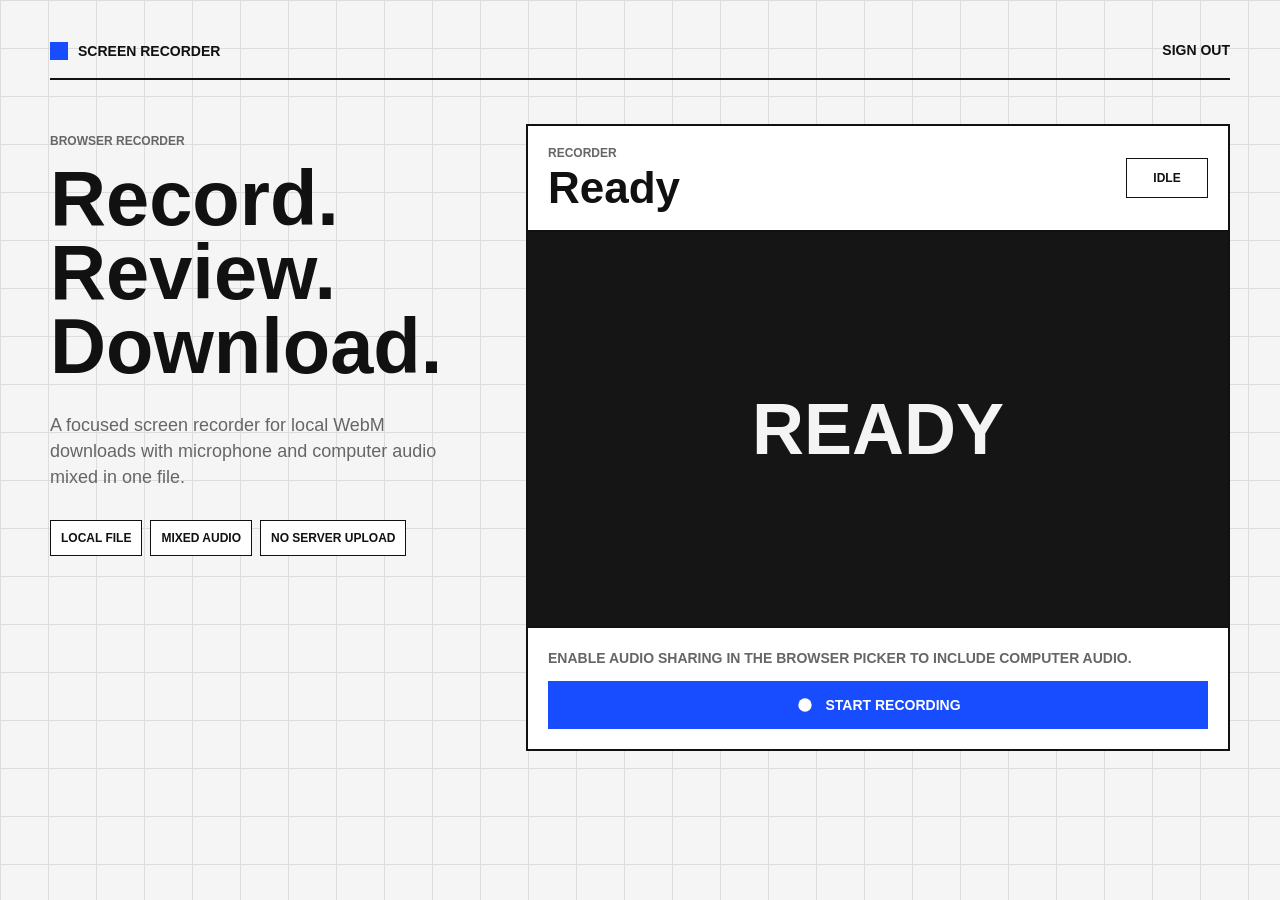
<file: frontend/index.html>
<!DOCTYPE html>
<html lang="en">
<head>
    <meta charset="UTF-8">
    <meta name="viewport" content="width=device-width, initial-scale=1.0">
    <title>Screen Recorder</title>
    <link rel="stylesheet" href="styles.css?v=3.3.0">
</head>
<body>
    <div class="page-shell">
        <header class="site-header" aria-label="Application header">
            <a class="brand" href="/" aria-label="Screen Recorder home">
                <span class="brand-mark" aria-hidden="true"></span>
                <span>Screen Recorder</span>
            </a>
            <a class="logout-link" href="/auth/logout">Sign out</a>
        </header>

        <main class="hero-layout">
            <section class="hero-copy" aria-labelledby="pageTitle">
                <p class="eyebrow">Browser recorder</p>
                <h1 id="pageTitle">Record. Review. Download.</h1>
                <p class="hero-text">A focused screen recorder for local WebM downloads with microphone and computer audio mixed in one file.</p>
                <div class="proof-row" aria-label="Recording properties">
                    <span>Local file</span>
                    <span>Mixed audio</span>
                    <span>No server upload</span>
                </div>
            </section>

            <section class="recorder-panel" aria-label="Screen recorder">
                <div class="panel-header">
                    <div>
                        <p class="panel-kicker">Recorder</p>
                        <h2 id="stateTitle">Ready</h2>
                    </div>
                    <div class="status-pill" id="statusPill">Idle</div>
                </div>

                <div class="video-container" id="videoFrame" data-state="idle">
                    <video id="liveVideo" autoplay muted playsinline></video>
                    <video id="recordedVideo" controls></video>
                </div>

                <div class="controls">
                <div id="idleControls" class="control-group">
                        <p class="audio-hint">Enable audio sharing in the browser picker to include computer audio.</p>
                        <button id="startBtn" class="btn btn-primary">
                            <svg width="20" height="20" viewBox="0 0 24 24" fill="currentColor" aria-hidden="true">
                                <circle cx="12" cy="12" r="8"/>
                            </svg>
                            Start Recording
                        </button>
                    </div>

                    <div id="recordingControls" class="control-group hidden">
                        <div class="timer" aria-live="polite">
                            <span id="timerDisplay">00:00</span>
                        </div>
                        <button id="stopBtn" class="btn btn-danger">
                            <svg width="20" height="20" viewBox="0 0 24 24" fill="currentColor" aria-hidden="true">
                                <rect x="7" y="7" width="10" height="10" rx="1"/>
                            </svg>
                            Stop Recording
                        </button>
                    </div>

                    <div id="previewControls" class="control-group hidden">
                        <div class="preview-info">
                            <span id="fileSizeDisplay"></span>
                        </div>
                        <div class="button-row">
                            <button id="directDownloadBtn" class="btn btn-primary">
                                <svg width="20" height="20" viewBox="0 0 24 24" fill="none" stroke="currentColor" stroke-width="2" aria-hidden="true">
                                    <path d="M21 15v4a2 2 0 0 1-2 2H5a2 2 0 0 1-2-2v-4"/>
                                    <polyline points="7,10 12,15 17,10"/>
                                    <line x1="12" y1="15" x2="12" y2="3"/>
                                </svg>
                                Download Now
                            </button>
                            <button id="recordAgainBtn" class="btn btn-secondary">
                                Record Again
                            </button>
                            <button id="deleteBtn" class="btn btn-ghost">
                                Delete
                            </button>
                        </div>
                    </div>

                    <div id="deletedControls" class="control-group hidden">
                        <div class="info info-warning">
                            <svg width="20" height="20" viewBox="0 0 24 24" fill="none" stroke="currentColor" stroke-width="2" aria-hidden="true">
                                <circle cx="12" cy="12" r="10"/>
                                <line x1="12" y1="8" x2="12" y2="12"/>
                                <line x1="12" y1="16" x2="12.01" y2="16"/>
                            </svg>
                            <span>Recording deleted</span>
                        </div>
                        <button id="resetBtn" class="btn btn-secondary">
                            Record New Screen
                        </button>
                    </div>
                </div>
            </section>
        </main>

        <div id="message" class="message hidden" role="status" aria-live="polite"></div>
    </div>

    <script src="app.js?v=3.3.0"></script>
</body>
</html>
</file>
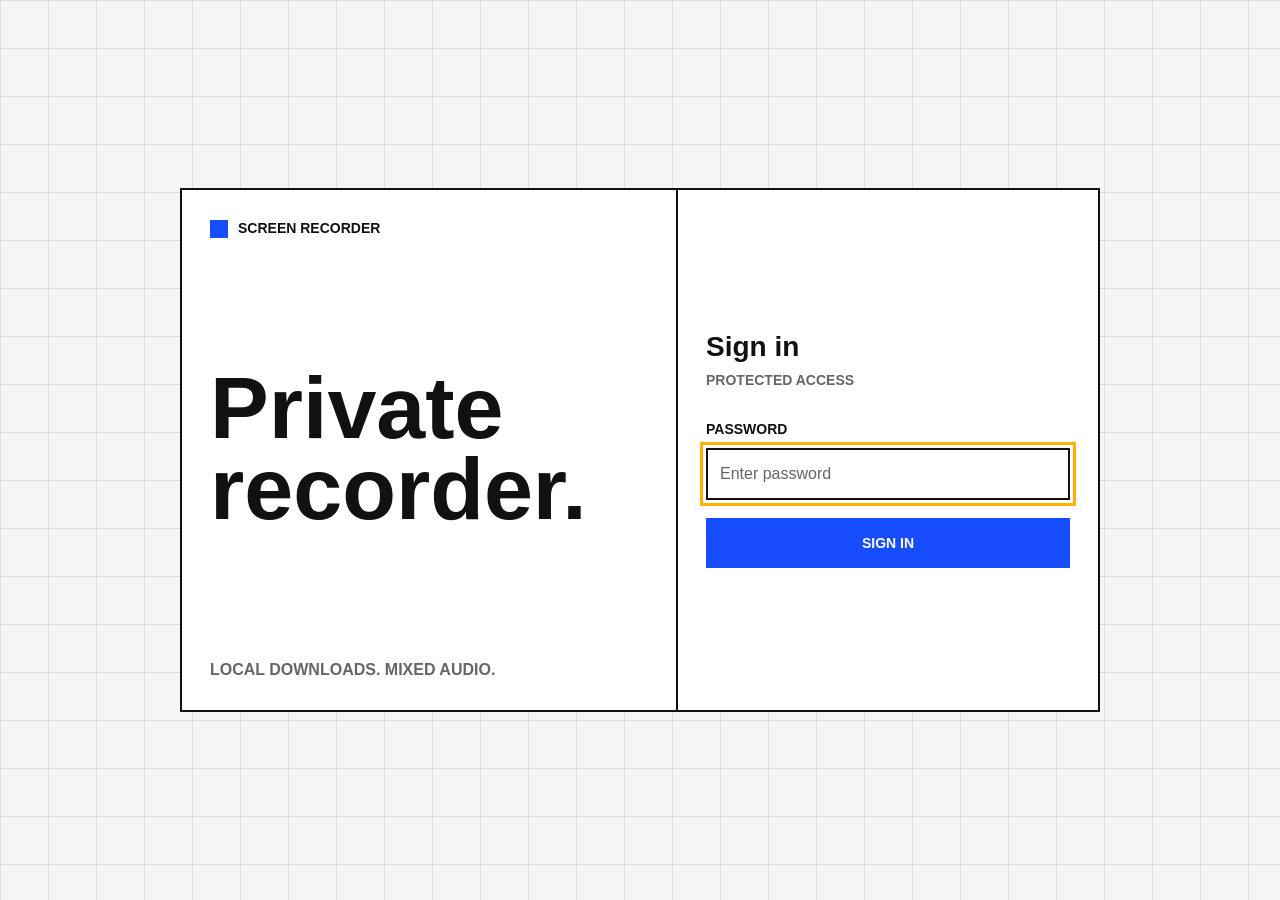
<file: frontend/login.html>
<!DOCTYPE html>
<html lang="en">
<head>
    <meta charset="UTF-8">
    <meta name="viewport" content="width=device-width, initial-scale=1.0">
    <title>Login - Screen Recorder</title>
    <style>
        * {
            margin: 0;
            padding: 0;
            box-sizing: border-box;
        }

        :root {
            --surface: #f5f5f5;
            --surface-strong: #ffffff;
            --ink: #111111;
            --muted: #666666;
            --line: #dddddd;
            --line-strong: #111111;
            --primary: #174cff;
            --primary-hover: #0d36bd;
            --danger: #d7261e;
            --focus: #ffb000;
        }

        body {
            min-width: 980px;
            min-height: 100vh;
            display: grid;
            place-items: center;
            background:
                linear-gradient(var(--line) 1px, transparent 1px),
                linear-gradient(90deg, var(--line) 1px, transparent 1px),
                var(--surface);
            background-size: 48px 48px;
            color: var(--ink);
            font-family: Arial, Helvetica, sans-serif;
            font-size: 16px;
            line-height: 1.5;
            padding: 24px;
        }

        button,
        input {
            font: inherit;
        }

        button:focus-visible,
        input:focus-visible {
            outline: 3px solid var(--focus);
            outline-offset: 3px;
        }

        .login-shell {
            width: 920px;
            display: grid;
            grid-template-columns: minmax(280px, 1fr) minmax(320px, 420px);
            background: var(--surface-strong);
            border: 2px solid var(--line-strong);
        }

        .login-copy {
            min-height: 520px;
            display: flex;
            flex-direction: column;
            justify-content: space-between;
            padding: 28px;
            border-right: 2px solid var(--line-strong);
        }

        .brand {
            display: inline-flex;
            align-items: center;
            gap: 10px;
            font-size: 0.875rem;
            font-weight: 700;
            text-transform: uppercase;
        }

        .brand-mark {
            width: 18px;
            height: 18px;
            background: var(--primary);
            display: inline-block;
        }

        .login-copy h1 {
            max-width: 520px;
            font-size: 5.5rem;
            font-weight: 700;
            line-height: 0.92;
        }

        .login-copy p {
            max-width: 420px;
            color: var(--muted);
            font-size: 1rem;
            font-weight: 700;
            text-transform: uppercase;
        }

        .login-panel {
            display: flex;
            flex-direction: column;
            justify-content: center;
            padding: 28px;
        }

        .login-panel h2 {
            font-size: 1.75rem;
            line-height: 1.1;
            margin-bottom: 8px;
        }

        .login-panel .subtitle {
            color: var(--muted);
            font-size: 0.875rem;
            font-weight: 700;
            text-transform: uppercase;
            margin-bottom: 28px;
        }

        .form-group {
            margin-bottom: 18px;
        }

        .form-group label {
            display: block;
            margin-bottom: 8px;
            font-size: 0.875rem;
            font-weight: 700;
            text-transform: uppercase;
        }

        .form-group input {
            width: 100%;
            min-height: 50px;
            padding: 12px;
            background: var(--surface-strong);
            border: 2px solid var(--line-strong);
            border-radius: 0;
            color: var(--ink);
            font-size: 1rem;
        }

        .form-group input::placeholder {
            color: var(--muted);
        }

        .btn {
            width: 100%;
            min-height: 50px;
            border: 2px solid var(--primary);
            border-radius: 0;
            background: var(--primary);
            color: #ffffff;
            cursor: pointer;
            font-size: 0.875rem;
            font-weight: 700;
            text-transform: uppercase;
            transition: background 160ms ease, border-color 160ms ease;
        }

        .btn:hover:not(:disabled) {
            background: var(--primary-hover);
            border-color: var(--primary-hover);
        }

        .btn:disabled {
            opacity: 0.5;
            cursor: not-allowed;
        }

        .error-message {
            display: none;
            margin-bottom: 18px;
            border: 2px solid var(--danger);
            color: var(--danger);
            padding: 10px 12px;
            font-size: 0.875rem;
            font-weight: 700;
            text-transform: uppercase;
        }

        .error-message.show {
            display: block;
        }

        .loading {
            display: none;
            align-items: center;
            justify-content: center;
            gap: 10px;
        }

        .loading.show {
            display: flex;
        }

        .spinner {
            width: 18px;
            height: 18px;
            border: 2px solid rgba(255, 255, 255, 0.35);
            border-top-color: #ffffff;
            border-radius: 50%;
            animation: spin 800ms linear infinite;
        }

        @keyframes spin {
            to { transform: rotate(360deg); }
        }

        .btn-text {
            display: block;
        }

        .btn-text.hidden {
            display: none;
        }

    </style>
</head>
<body>
    <main class="login-shell">
        <section class="login-copy" aria-labelledby="loginTitle">
            <div class="brand">
                <span class="brand-mark" aria-hidden="true"></span>
                <span>Screen Recorder</span>
            </div>
            <h1 id="loginTitle">Private recorder.</h1>
            <p>Local downloads. Mixed audio.</p>
        </section>

        <section class="login-panel" aria-label="Sign in">
            <h2>Sign in</h2>
            <p class="subtitle">Protected access</p>

            <div id="errorMessage" class="error-message">
                Invalid password. Please try again.
            </div>

            <form id="loginForm">
                <div class="form-group">
                    <label for="password">Password</label>
                    <input
                        type="password"
                        id="password"
                        name="password"
                        placeholder="Enter password"
                        required
                        autocomplete="current-password"
                    >
                </div>

                <button type="submit" class="btn" id="loginBtn">
                    <span class="btn-text" id="btnText">Sign In</span>
                    <span class="loading" id="btnLoading">
                        <span class="spinner"></span>
                        <span>Signing in</span>
                    </span>
                </button>
            </form>
        </section>
    </main>

    <script>
        const form = document.getElementById('loginForm');
        const passwordInput = document.getElementById('password');
        const errorMessage = document.getElementById('errorMessage');
        const loginBtn = document.getElementById('loginBtn');
        const btnText = document.getElementById('btnText');
        const btnLoading = document.getElementById('btnLoading');

        form.addEventListener('submit', async (e) => {
            e.preventDefault();

            errorMessage.classList.remove('show');
            btnText.classList.add('hidden');
            btnLoading.classList.add('show');
            loginBtn.disabled = true;

            try {
                const response = await fetch('/auth/login', {
                    method: 'POST',
                    headers: {
                        'Content-Type': 'application/json',
                    },
                    body: JSON.stringify({
                        password: passwordInput.value
                    })
                });

                if (response.ok) {
                    window.location.href = '/';
                } else {
                    errorMessage.classList.add('show');
                    passwordInput.value = '';
                    passwordInput.focus();
                }
            } catch (error) {
                console.error('Login error:', error);
                errorMessage.textContent = 'Connection error. Please try again.';
                errorMessage.classList.add('show');
            } finally {
                btnText.classList.remove('hidden');
                btnLoading.classList.remove('show');
                loginBtn.disabled = false;
            }
        });

        passwordInput.focus();
    </script>
</body>
</html>
</file>
<file: frontend/styles.css>
* {
    margin: 0;
    padding: 0;
    box-sizing: border-box;
}

:root {
    --surface: #f5f5f5;
    --surface-strong: #ffffff;
    --ink: #111111;
    --muted: #666666;
    --line: #dddddd;
    --line-strong: #111111;
    --primary: #174cff;
    --primary-hover: #0d36bd;
    --danger: #d7261e;
    --danger-hover: #a71d17;
    --success: #136f3f;
    --focus: #ffb000;
}

html {
    min-height: 100%;
}

body {
    min-width: 1120px;
    min-height: 100vh;
    background:
        linear-gradient(var(--line) 1px, transparent 1px),
        linear-gradient(90deg, var(--line) 1px, transparent 1px),
        var(--surface);
    background-size: 48px 48px;
    color: var(--ink);
    font-family: Arial, Helvetica, sans-serif;
    font-size: 16px;
    line-height: 1.5;
}

button,
a {
    touch-action: manipulation;
}

button:focus-visible,
a:focus-visible,
input:focus-visible {
    outline: 3px solid var(--focus);
    outline-offset: 3px;
}

.page-shell {
    width: 1180px;
    margin: 0 auto;
    padding: 24px 0 32px;
}

.site-header {
    min-height: 56px;
    display: flex;
    align-items: center;
    justify-content: space-between;
    gap: 16px;
    border-bottom: 2px solid var(--line-strong);
    margin-bottom: 44px;
}

.brand {
    display: inline-flex;
    align-items: center;
    gap: 10px;
    color: var(--ink);
    font-size: 0.875rem;
    font-weight: 700;
    letter-spacing: 0;
    text-decoration: none;
    text-transform: uppercase;
}

.brand-mark {
    width: 18px;
    height: 18px;
    background: var(--primary);
    display: inline-block;
}

.logout-link {
    color: var(--ink);
    font-size: 0.875rem;
    font-weight: 700;
    text-decoration: none;
    text-transform: uppercase;
    border-bottom: 2px solid transparent;
}

.logout-link:hover {
    border-color: var(--ink);
}

.hero-layout {
    display: grid;
    grid-template-columns: 420px 704px;
    gap: 56px;
    align-items: start;
}

.hero-copy {
    padding-top: 10px;
}

.eyebrow,
.panel-kicker {
    color: var(--muted);
    font-size: 0.75rem;
    font-weight: 700;
    line-height: 1.2;
    text-transform: uppercase;
}

.hero-copy h1 {
    max-width: 520px;
    margin-top: 14px;
    font-size: 4.85rem;
    font-weight: 700;
    line-height: 0.95;
    overflow-wrap: break-word;
}

.hero-text {
    max-width: 480px;
    margin-top: 28px;
    color: var(--muted);
    font-size: 1.125rem;
    line-height: 1.45;
    overflow-wrap: break-word;
}

.proof-row {
    display: flex;
    flex-wrap: wrap;
    gap: 8px;
    margin-top: 30px;
}

.proof-row span {
    min-height: 36px;
    display: inline-flex;
    align-items: center;
    border: 1px solid var(--line-strong);
    background: var(--surface-strong);
    padding: 6px 10px;
    font-size: 0.75rem;
    font-weight: 700;
    text-transform: uppercase;
}

.recorder-panel {
    background: var(--surface-strong);
    border: 2px solid var(--line-strong);
}

.panel-header {
    min-height: 90px;
    display: flex;
    align-items: center;
    justify-content: space-between;
    gap: 18px;
    padding: 20px;
    border-bottom: 2px solid var(--line-strong);
}

.panel-header h2 {
    margin-top: 6px;
    font-size: 2.75rem;
    font-weight: 700;
    line-height: 1;
}

.status-pill {
    min-width: 82px;
    min-height: 40px;
    display: inline-flex;
    align-items: center;
    justify-content: center;
    border: 1px solid var(--line-strong);
    color: var(--ink);
    font-size: 0.75rem;
    font-weight: 700;
    text-transform: uppercase;
}

.video-container {
    position: relative;
    aspect-ratio: 16 / 9;
    overflow: hidden;
    background: #151515;
}

.video-container::before {
    content: "Ready";
    position: absolute;
    inset: 0;
    z-index: 2;
    display: grid;
    place-items: center;
    color: #f4f4f4;
    font-size: 4.5rem;
    font-weight: 700;
    line-height: 1;
    text-transform: uppercase;
    pointer-events: none;
}

.video-container[data-state="recording"]::before,
.video-container[data-state="stopped"]::before {
    content: "";
}

.video-container[data-state="deleted"]::before {
    content: "Deleted";
}

video {
    position: relative;
    z-index: 1;
    width: 100%;
    height: 100%;
    object-fit: cover;
    display: block;
}

#recordedVideo {
    display: none;
}

.controls {
    padding: 20px;
    border-top: 2px solid var(--line-strong);
}

.control-group {
    display: flex;
    flex-direction: column;
    align-items: stretch;
    gap: 12px;
}

.control-group.hidden {
    display: none;
}

.timer {
    color: var(--danger);
    font-family: "Courier New", monospace;
    font-size: 5rem;
    font-weight: 700;
    line-height: 1;
    font-variant-numeric: tabular-nums;
}

.btn {
    min-height: 48px;
    display: inline-flex;
    align-items: center;
    justify-content: center;
    gap: 10px;
    padding: 12px 18px;
    border: 2px solid var(--line-strong);
    border-radius: 0;
    color: var(--ink);
    background: var(--surface-strong);
    font: inherit;
    font-size: 0.875rem;
    font-weight: 700;
    line-height: 1;
    text-decoration: none;
    text-transform: uppercase;
    cursor: pointer;
    transition: background 160ms ease, color 160ms ease, border-color 160ms ease;
}

.btn:disabled {
    opacity: 0.5;
    cursor: not-allowed;
}

.btn-primary {
    background: var(--primary);
    border-color: var(--primary);
    color: #ffffff;
}

.btn-primary:hover:not(:disabled) {
    background: var(--primary-hover);
    border-color: var(--primary-hover);
}

.btn-danger {
    background: var(--danger);
    border-color: var(--danger);
    color: #ffffff;
}

.btn-danger:hover:not(:disabled) {
    background: var(--danger-hover);
    border-color: var(--danger-hover);
}

.btn-secondary:hover,
.btn-ghost:hover {
    background: var(--ink);
    color: var(--surface-strong);
}

.btn-ghost {
    color: var(--danger);
}

.preview-info {
    color: var(--muted);
    font-size: 0.875rem;
    font-weight: 700;
    text-transform: uppercase;
}

.audio-hint {
    color: var(--muted);
    font-size: 0.875rem;
    font-weight: 700;
    text-transform: uppercase;
}

.button-row {
    display: grid;
    grid-template-columns: 1.4fr 1fr 0.8fr;
    gap: 10px;
}

.info {
    min-height: 48px;
    display: inline-flex;
    align-items: center;
    gap: 10px;
    border: 1px solid var(--success);
    color: var(--success);
    padding: 10px 12px;
    font-size: 0.875rem;
    font-weight: 700;
    text-transform: uppercase;
}

.info-warning {
    border-color: var(--danger);
    color: var(--danger);
}

.message {
    position: fixed;
    right: 24px;
    bottom: 24px;
    z-index: 10;
    max-width: min(420px, calc(100vw - 48px));
    min-height: 48px;
    display: flex;
    align-items: center;
    border: 2px solid var(--line-strong);
    background: var(--surface-strong);
    padding: 12px 14px;
    color: var(--ink);
    font-size: 0.875rem;
    font-weight: 700;
    text-transform: uppercase;
}

.message.hidden {
    display: none;
}

.message.error {
    border-color: var(--danger);
    color: var(--danger);
}

.message.success {
    border-color: var(--success);
    color: var(--success);
}

.message.info {
    border-color: var(--primary);
    color: var(--primary);
}
</file>
